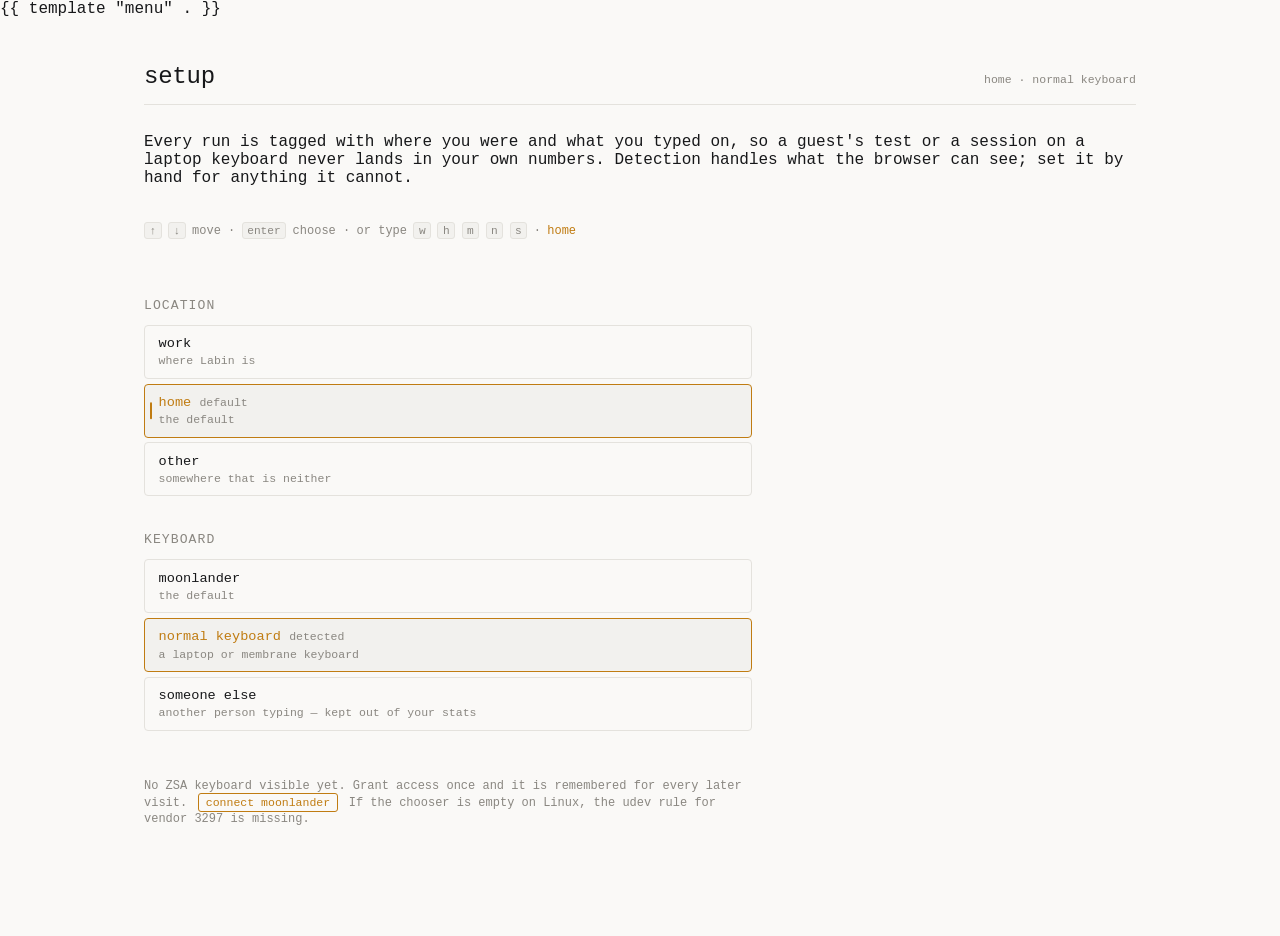
<file: templates/setup.html>
<!doctype html>
<html lang="en">
  <head>
    <meta charset="utf-8" />
    <meta name="viewport" content="width=device-width, initial-scale=1" />
    <title>setup · typing</title>
    <link rel="stylesheet" href="/static/style.css" />
    <script type="module" src="/static/setup.js"></script>
  </head>
  <body class="page">
    {{ template "menu" . }}

    <main class="sheet">
      <header class="sheet-head">
        <h1>setup</h1>
        <p class="corpus" data-current>…</p>
      </header>

      <p class="note">
        Every run is tagged with where you were and what you typed on, so a
        guest's test or a session on a laptop keyboard never lands in your own
        numbers. Detection handles what the browser can see; set it by hand for
        anything it cannot.
      </p>

      <div class="setup" data-setup></div>
    </main>
  </body>
</html>
</file>
<file: static/style.css>
:root {
  --bg: #101114;
  --surface: #16181c;
  --dim: #4b4f59;      /* untyped text */
  --fg: #e9ebef;       /* correctly typed */
  --bad: #ff6b6b;
  --ok: #5ec26a;       /* a finding in your favour */
  --accent: #ffc46b;   /* caret */
  --muted: #6b7078;
  --line: #23262c;
  --text-size: clamp(1.25rem, 2.4vw, 1.8rem);
  --lh: 1.9;
  /* Visible lines of text. render.js reads this, so changing it here changes
     both the viewport height and where the active line is parked. */
  --rows: 6;
}

@media (prefers-color-scheme: light) {
  :root {
    --bg: #faf9f7;
    --surface: #f2f1ee;
    --dim: #b7b4ad;
    --fg: #17181a;
    --bad: #cc3b3b;
    --ok: #2e8b3d;
    --accent: #c07c12;
    --muted: #8a8781;
    --line: #e4e2dd;
  }
}

* { box-sizing: border-box; }
[x-cloak] { display: none !important; }

html, body { height: 100%; }

body {
  margin: 0;
  background: var(--bg);
  color: var(--fg);
  font-family: ui-monospace, "SFMono-Regular", "JetBrains Mono", Menlo, Consolas, monospace;
  -webkit-font-smoothing: antialiased;
  caret-color: transparent;
}

.app {
  min-height: 100%;
  max-width: 60rem;
  margin: 0 auto;
  padding: clamp(1rem, 4vh, 2.5rem) clamp(1rem, 5vw, 3rem);
  display: grid;
  grid-template-rows: auto 1fr auto;
  gap: 2rem;
}

/* header ------------------------------------------------------------- */
.bar {
  display: flex;
  align-items: baseline;
  justify-content: space-between;
  gap: 1rem;
  color: var(--muted);
  font-size: 0.8rem;
  letter-spacing: 0.08em;
}
.mark { text-transform: lowercase; }
.meters {
  display: flex;
  gap: 1.25rem;
  opacity: 0;
  transition: opacity 160ms ease;
  font-variant-numeric: tabular-nums;
}
.meters.on { opacity: 1; }
.meter b { color: var(--fg); font-weight: 500; }

/* text ---------------------------------------------------------------- */
.stage {
  display: grid;
  align-content: center;
}
.viewport {
  overflow: hidden;
  height: calc(var(--text-size) * var(--lh) * var(--rows));
}
.viewport.hidden { display: none; }
.scroller {
  position: relative;
  transition: transform 120ms ease-out;
}
.text {
  font-size: var(--text-size);
  line-height: var(--lh);
  text-align: justify;
  text-align-last: left;
  color: var(--dim);
  user-select: none;
}
.word {
  display: inline-block;
  white-space: nowrap;
}
.char.ok { color: var(--fg); }
.char.bad { color: var(--bad); }

.caret {
  position: absolute;
  top: 0;
  left: 0;
  width: 2px;
  background: var(--accent);
  border-radius: 1px;
  transition: transform 70ms ease-out;
  will-change: transform;
}
.caret.blink { animation: blink 1.1s steps(2, start) infinite; }
@keyframes blink { 50% { opacity: 0; } }

/* result -------------------------------------------------------------- */
.result { display: grid; gap: 1.75rem; }
.headline { display: flex; align-items: baseline; gap: 0.6rem; }
.big {
  font-size: clamp(3.5rem, 12vw, 6rem);
  line-height: 1;
  font-weight: 500;
  letter-spacing: -0.03em;
  font-variant-numeric: tabular-nums;
}
.unit { color: var(--muted); font-size: 1rem; letter-spacing: 0.1em; }
.grid {
  margin: 0;
  display: grid;
  grid-template-columns: repeat(auto-fit, minmax(7rem, 1fr));
  gap: 1.25rem 2rem;
  border-top: 1px solid var(--line);
  padding-top: 1.25rem;
}
.grid dt { color: var(--muted); font-size: 0.72rem; letter-spacing: 0.1em; }
.grid dd {
  margin: 0.35rem 0 0;
  font-size: 1.5rem;
  font-variant-numeric: tabular-nums;
}
.again { margin: 0; color: var(--muted); font-size: 0.8rem; }

/* footer -------------------------------------------------------------- */
.hints {
  display: flex;
  flex-wrap: wrap;
  gap: 1.5rem;
  color: var(--muted);
  font-size: 0.75rem;
}
kbd {
  font: inherit;
  background: var(--surface);
  border: 1px solid var(--line);
  border-radius: 3px;
  padding: 0.1em 0.4em;
  color: var(--fg);
}

@media (prefers-reduced-motion: reduce) {
  .caret, .scroller { transition: none; }
  .caret.blink { animation: none; }
}

/* insights ------------------------------------------------------------- */
.insights {
  display: grid;
  gap: 1.5rem;
  border-top: 1px solid var(--line);
  padding-top: 1.5rem;
}

/* findings: plain statements, evidence underneath */
.findings {
  margin: 0;
  padding: 0;
  list-style: none;
  display: grid;
  gap: 0.7rem;
}
.findings li {
  display: grid;
  gap: 0.15rem;
  padding-left: 0.9rem;
  border-left: 2px solid var(--line);
}
.findings li.watch { border-left-color: var(--bad); }
.findings li.good  { border-left-color: var(--ok, #5ec26a); }
.f-text   { font-size: 0.95rem; }
.f-detail { color: var(--muted); font-size: 0.78rem; font-variant-numeric: tabular-nums; }

/* charts */
.findings + .panels { margin-top: 2rem; }
.panels {
  display: grid;
  grid-template-columns: repeat(auto-fit, minmax(17rem, 1fr));
  gap: 1.5rem 2rem;
  align-items: start;
}
.panel { margin: 0; display: grid; gap: 0.5rem; }
.panel figcaption {
  color: var(--muted);
  font-size: 0.72rem;
  letter-spacing: 0.06em;
  display: flex;
  justify-content: space-between;
  align-items: baseline;
  gap: 1rem;
  white-space: nowrap;
}
.panel figcaption > :first-child {
  overflow: hidden;
  text-overflow: ellipsis;
}
.panel figcaption span { opacity: 0.7; }
.plot { width: 100%; }

/* Charts are drawn to a fixed viewBox and stretched to fit; the explicit
   height keeps them legible instead of collapsing to a sliver. */
.chart { width: 100%; height: 7.5rem; display: block; overflow: visible; }
.chart .grid { stroke: var(--line); stroke-width: 1; }
.chart .tick { fill: var(--muted); font-size: 9px; font-family: inherit; }
.chart .line { fill: none; stroke: var(--accent); stroke-width: 1.5; stroke-linejoin: round; }
.chart .area { fill: var(--accent); opacity: 0.10; stroke: none; }
.chart .dot  { fill: var(--accent); }

/* horizontal bars */
.bars { display: grid; gap: 0.4rem; }
.bar-row {
  display: grid;
  grid-template-columns: 4.5rem 1fr 3rem;
  align-items: center;
  gap: 0.6rem;
  font-size: 0.75rem;
}
.bar-label { color: var(--muted); }
.bar-track {
  height: 0.55rem;
  background: var(--surface);
  border-radius: 3px;
  overflow: hidden;
}
.bar-fill {
  display: block;
  height: 100%;
  background: var(--accent);
  border-radius: 3px;
}
.bar-fill.good { background: var(--ok, #5ec26a); }
.bar-fill.bad  { background: var(--bad); }
.bar-value {
  text-align: right;
  color: var(--muted);
  font-variant-numeric: tabular-nums;
}

.corpus {
  margin: 0;
  color: var(--muted);
  font-size: 0.72rem;
  font-variant-numeric: tabular-nums;
}

/* The typing hints belong to the test, not the results. Hidden once a run
   ends so the summary is not competing with instructions for keys you have
   just finished using. */
.hints.done { visibility: hidden; }

/* two-section insights: this run vs over time */
.block { display: grid; gap: 0.9rem; }
.block + .block {
  border-top: 1px solid var(--line);
  padding-top: 1.25rem;
}
.block-title {
  margin: 0;
  font-size: 0.7rem;
  font-weight: 500;
  letter-spacing: 0.14em;
  text-transform: lowercase;
  color: var(--muted);
}
.stack { display: grid; gap: 1.25rem; }
.findings:empty { display: none; }

/* the honest "not yet" state */
.pending {
  margin: 0;
  font-size: 0.85rem;
  color: var(--fg);
  display: grid;
  gap: 0.25rem;
}
.pending b { color: var(--accent); font-weight: 500; }

/* a plain observation, as opposed to a judgement */
.findings li.note { border-left-color: var(--muted); }

/* ===================================================== keyboard menu ==== */
.menu-hint {
  position: fixed;
  bottom: 0.9rem;
  right: 1.1rem;
  color: var(--muted);
  font-size: 0.68rem;
  letter-spacing: 0.06em;
  opacity: 0.55;
  transition: opacity 140ms ease;
  pointer-events: none;
  z-index: 5;
}
.menu-hint.faded { opacity: 0; }

.menu {
  position: fixed;
  inset: 0;
  z-index: 10;
  display: grid;
  place-items: center;
  background: color-mix(in srgb, var(--bg) 86%, transparent);
  backdrop-filter: blur(3px);
  opacity: 0;
  transition: opacity 120ms ease;
}
.menu.on { opacity: 1; }
.menu ul {
  margin: 0;
  padding: 0;
  list-style: none;
  display: grid;
  gap: 0.15rem;
  min-width: min(26rem, 88vw);
}
.menu a {
  display: grid;
  grid-template-columns: 2rem 8rem 1fr;
  align-items: baseline;
  gap: 0.9rem;
  padding: 0.6rem 0.9rem;
  border-radius: 4px;
  text-decoration: none;
  color: var(--fg);
  border: 1px solid transparent;
}
.menu a:hover { background: var(--surface); }
.menu li.on a {
  background: var(--surface);
  border-color: var(--line);
}
.menu kbd {
  justify-self: start;
  background: var(--bg);
  border: 1px solid var(--line);
  color: var(--accent);
  font-size: 0.75rem;
  padding: 0.15em 0.45em;
}
.m-title { font-size: 0.9rem; }
.m-blurb { color: var(--muted); font-size: 0.73rem; }

/* ================================================== analytics pages ==== */
body.page {
  background: var(--bg);
  color: var(--fg);
  font-family: ui-monospace, "SFMono-Regular", "JetBrains Mono", Menlo, Consolas, monospace;
}
.sheet {
  max-width: 68rem;
  margin: 0 auto;
  padding: clamp(1.5rem, 5vh, 3rem) clamp(1rem, 5vw, 3rem) 5rem;
}
.sheet-head {
  display: flex;
  align-items: baseline;
  justify-content: space-between;
  gap: 1rem;
  border-bottom: 1px solid var(--line);
  padding-bottom: 0.9rem;
  margin-bottom: 1.75rem;
}
.sheet-head h1 {
  margin: 0;
  font-size: 1.5rem;
  font-weight: 500;
  letter-spacing: -0.01em;
}

.tables {
  display: grid;
  grid-template-columns: repeat(auto-fit, minmax(20rem, 1fr));
  gap: 2rem 2.5rem;
  align-items: start;
}
.table { display: grid; gap: 0.5rem; }
.table h2 {
  margin: 0;
  font-size: 0.72rem;
  font-weight: 500;
  letter-spacing: 0.12em;
  color: var(--muted);
  text-transform: lowercase;
}
.table .note {
  margin: -0.2rem 0 0.3rem;
  color: var(--muted);
  font-size: 0.72rem;
  opacity: 0.8;
}
/* analytics rows carry a trailing sample-size column */
.table .bar-row {
  grid-template-columns: minmax(5rem, 9rem) 1fr 3.6rem 2.8rem;
  gap: 0.55rem;
}
.table .bar-label {
  color: var(--fg);
  overflow: hidden;
  text-overflow: ellipsis;
  white-space: nowrap;
}
.bar-n {
  text-align: right;
  color: var(--muted);
  opacity: 0.65;
  font-size: 0.68rem;
  font-variant-numeric: tabular-nums;
}

/* ======================================================= setup tag ==== */
/* The context line on the test screen. It answers "what will this run be
   tagged as" at a glance and is otherwise meant to disappear -- it sits at
   the same weight as the menu hint, opposite it, so neither draws the eye
   away from the words. */
.setup-tag {
  position: fixed;
  bottom: 0.9rem;
  left: 1.1rem;
  color: var(--muted);
  font-size: 0.68rem;
  letter-spacing: 0.06em;
  text-decoration: none;
  opacity: 0.45;
  transition: opacity 140ms ease;
  z-index: 5;
}
.setup-tag:hover { opacity: 0.9; }

/* ===================================================== setup page ==== */
.setup { display: grid; gap: 2.25rem; margin-top: 2rem; }
.setup-group h2 {
  font-size: 0.82rem;
  font-weight: 500;
  letter-spacing: 0.08em;
  text-transform: uppercase;
  color: var(--muted);
  margin: 0 0 0.75rem;
}
.choices { display: grid; gap: 0.3rem; max-width: 38rem; }
.choice {
  display: grid;
  gap: 0.2rem;
  text-align: left;
  padding: 0.65rem 0.85rem;
  background: transparent;
  border: 1px solid var(--line);
  border-radius: 4px;
  color: var(--fg);
  font: inherit;
  font-size: 0.85rem;
  cursor: pointer;
}
.choice:hover { background: var(--surface); }
/* The active choice is marked with a real border, not just a tint: on a dim
   palette a background alone is too easy to miss. */
.choice.on {
  background: var(--surface);
  border-color: var(--accent);
}
.c-label { color: var(--fg); }
.choice.on .c-label { color: var(--accent); }
.c-blurb { color: var(--muted); font-size: 0.72rem; }
.resolved { color: var(--muted); font-size: 0.72rem; }

.note.dim { color: var(--muted); font-size: 0.75rem; max-width: 38rem; }
.inline-btn {
  background: transparent;
  border: 1px solid var(--accent);
  color: var(--accent);
  border-radius: 3px;
  font: inherit;
  font-size: 0.72rem;
  padding: 0.2em 0.6em;
  margin: 0 0.3em;
  cursor: pointer;
}
.inline-btn:hover { background: var(--surface); }

/* ============================================== setup: type to choose ==== */
/* The query line. It holds its height whether or not anything is typed, so
   the choices below never jump as the query changes. */
.setup-hint {
  min-height: 1.4rem;
  margin: 0 0 1.25rem;
  font-size: 0.75rem;
  color: var(--muted);
  display: flex;
  align-items: center;
  gap: 0.4rem;
  flex-wrap: wrap;
}
.setup-hint kbd {
  background: var(--surface);
  border: 1px solid var(--line);
  color: var(--muted);
  font-size: 0.7rem;
  padding: 0.1em 0.4em;
  border-radius: 3px;
}
.q-text { color: var(--fg); letter-spacing: 0.04em; }
.q-caret {
  display: inline-block;
  width: 1px;
  height: 0.9rem;
  background: var(--accent);
  animation: blink 1s steps(2) infinite;
}
@keyframes blink { 50% { opacity: 0; } }
.q-ready { color: var(--accent); }
.q-none { color: var(--bad); }

/* Non-matching choices recede rather than vanishing: the list keeps its
   position, so the eye does not re-find it on every keystroke. */
.choice.faded { opacity: 0.25; }

/* The cursor — the row enter would take — must not look like `.on`, the row
   actually in force. They are different facts, and when they land on
   different rows (the usual case on load) an identical treatment reads as two
   selected options. So: `.on` owns the accent border and accent label,
   while the cursor is a bar in the margin and nothing else. */
.choice.ready {
  position: relative;
  background: var(--surface);
}
.choice.ready::before {
  content: '';
  position: absolute;
  left: 0.3rem;
  top: 50%;
  transform: translateY(-50%);
  width: 2px;
  height: 1.1rem;
  background: var(--accent);
  border-radius: 1px;
}
/* On the row that is both chosen and current, `.on` supplies the border and
   the label colour; the bar just says the cursor is here too. */
/* The symbols flavour, shown under a code source. Set apart from the pools
   above it rather than listed among them, because it is a property of the
   chosen pool and not a seventh pool — but drawn as the same kind of row, so
   it is reachable from the keyboard like everything else on this page. */
.symbols-row {
  margin-top: 0.3rem;
  padding-left: 1.1rem;
  border-left: 1px solid var(--line);
}

/* A manual choice reads slightly brighter than a detected one, with a dot:
   it is the tag that can silently go stale, so it should not look identical
   to one the app worked out for itself. */
.setup-tag.held { opacity: 0.7; }
.held-dot { color: var(--accent); margin-left: 0.3em; }

/* Text toggles. Several can be on at once, so they get a box rather than the
   single-selection treatment the other groups use. */
.choice.toggle .c-label { display: flex; align-items: baseline; gap: 0.5rem; }
.box {
  display: inline-grid;
  place-items: center;
  width: 0.95em;
  height: 0.95em;
  border: 1px solid var(--muted);
  border-radius: 2px;
  font-size: 0.85em;
  line-height: 1;
  color: var(--accent);
  flex: none;
}
.choice.toggle.on .box { border-color: var(--accent); }

/* The live sample on /text. Set in the same face as the test itself, so what
   you see here is what you will be typing. */
.preview .sample {
  margin: 0;
  padding: 0.9rem 1rem;
  border: 1px solid var(--line);
  border-radius: 4px;
  background: var(--surface);
  color: var(--dim);
  font-size: 0.95rem;
  line-height: 1.8;
  min-height: 4.4rem;
}

/* Sliders sit under the toggle they belong to, indented so the pairing reads
   without a box around it. Shown only while that flag is on. */
.choice-wrap { display: grid; gap: 0.3rem; }
.slider {
  display: grid;
  grid-template-columns: 5rem 1fr auto;
  align-items: center;
  gap: 0.75rem;
  padding: 0.1rem 0.9rem 0.35rem 2.3rem;
  font-size: 0.72rem;
  color: var(--muted);
}
.s-label { letter-spacing: 0.04em; }
.s-value { color: var(--accent); letter-spacing: 0.22em; font-size: 0.8rem; }

/* A flat, themed range control: the native one is chrome-coloured and would
   be the only part of the page that ignores the palette. */
.slider input[type='range'] {
  -webkit-appearance: none;
  appearance: none;
  width: 100%;
  height: 2px;
  background: var(--line);
  border-radius: 2px;
  outline: none;
  cursor: pointer;
}
.slider input[type='range']::-webkit-slider-thumb {
  -webkit-appearance: none;
  appearance: none;
  width: 11px;
  height: 11px;
  border-radius: 50%;
  background: var(--accent);
  cursor: pointer;
}
.slider input[type='range']::-moz-range-thumb {
  width: 11px;
  height: 11px;
  border: none;
  border-radius: 50%;
  background: var(--accent);
  cursor: pointer;
}
.slider input[type='range']:focus-visible { outline: 1px solid var(--accent); outline-offset: 3px; }

/* The slider belonging to the active row shows its keys instead of a label,
   so which arrows do what is answered where you are looking. */
.slider.active .s-label kbd {
  background: var(--surface);
  border: 1px solid var(--line);
  color: var(--accent);
  font-size: 0.62rem;
  padding: 0.05em 0.3em;
  border-radius: 2px;
  margin-right: 0.1em;
}
.slider.active .s-value { color: var(--accent); }
</file>
